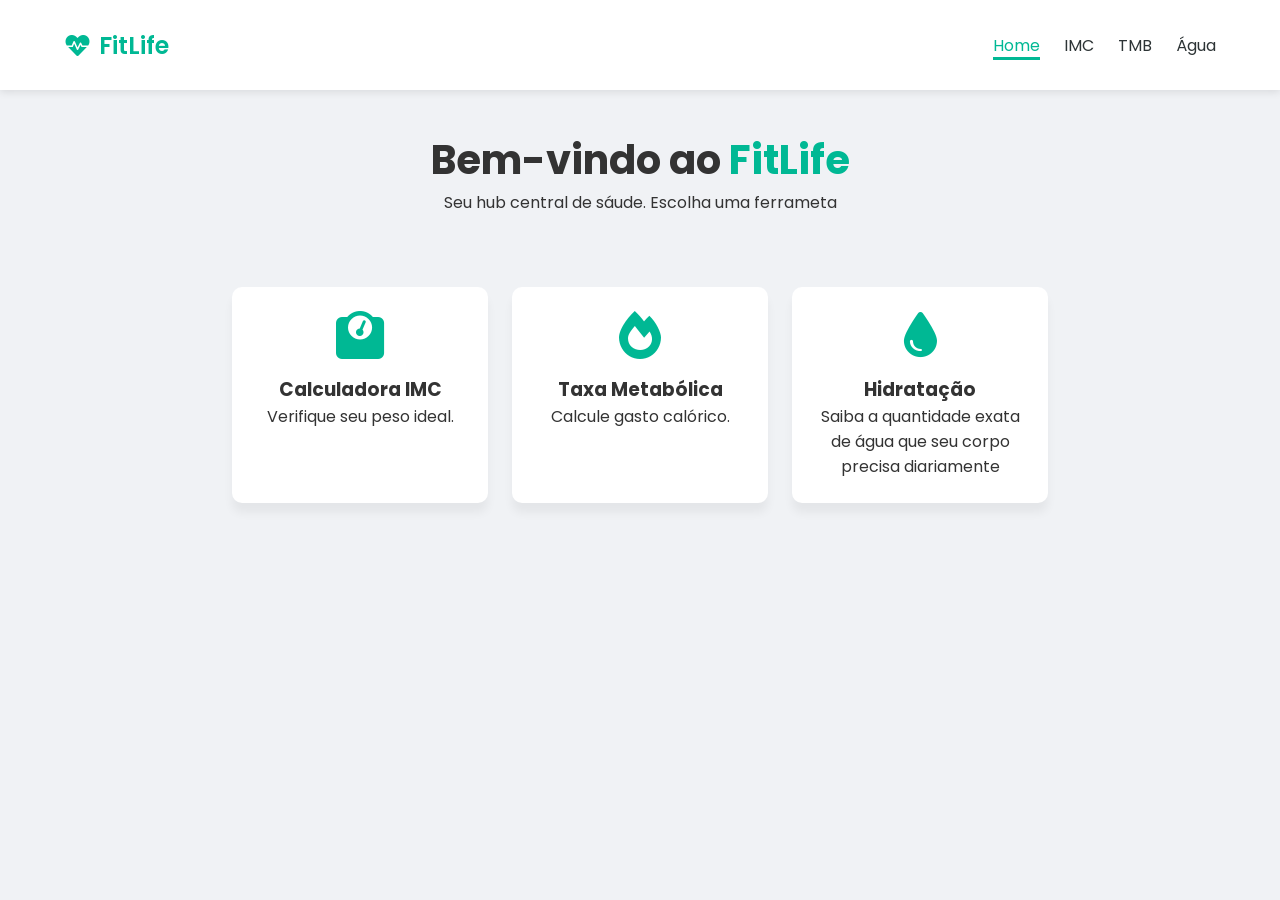
<file: index.html>
<!DOCTYPE html>
<html lang="pt-BR">
<head>
    <meta charset="UTF-8">
    <meta name="viewport" content="width=device-width, initial-scale=1.0">
    <link rel="preconnect" href="https://fonts.googleapis.com">
    <link rel="preconnect" href="https://fonts.gstatic.com" crossorigin>
    <link rel="stylesheet" href="css/styles.css">
    <link
    rel="stylesheet"
    href="https://cdnjs.cloudflare.com/ajax/libs/font-awesome/6.0.0/css/all.min.css"
    />
    <link href="https://fonts.googleapis.com/css2?family=Poppins:ital,wght@0,100;0,200;0,300;0,400;0,500;0,600;0,700;0,800;0,900;1,100;1,200;1,300;1,400;1,500;1,600;1,700;1,800;1,900&display=swap" rel="stylesheet">
    <title>Fitlife</title>
</head>
<body>  

    <nav>
        <a class="logo" href="index.html">
            <i class="fas fa-heartbeat"></i> FitLife
        </a>

        <ul class="nav-links">
            <li><a class="nav-link" id="nav-active" href="index.html">Home</a></li>
            <li><a class="nav-link" href="pages/imc.html">IMC</a></li>
            <li><a class="nav-link" href="pages/tmb.html">TMB</a></li>
            <li><a class="nav-link" href="pages/water.html">Água</a></li>
        </ul>
    </nav>

    <header class="header-container">
        <h1>Bem-vindo ao <span>FitLife</span></h1>
        <p>Seu hub central de sáude. Escolha uma ferrameta</p>
    </header>

    <main>
        <section class="cards-section">
            <a class="feature-card" href="pages/imc.html">
                <i class="fas fa-weight"></i>
                <h3>Calculadora IMC</h3>
                <p>Verifique seu peso ideal.</p>
            </a>
            <a class="feature-card" href="pages/tmb.html">
                <i class="fas fa-fire"></i>
                <h3>Taxa Metabólica</h3>
                <p>Calcule gasto calórico.</p>
            </a>
            <a class="feature-card" href="pages/water.html">
                <i class="fas fa-tint"></i>
                <h3>Hidratação</h3>
                <p>Saiba a quantidade exata de água que seu corpo precisa diariamente</p>
            </a>
        </section>
    </main>

</body>
</html>
</file>
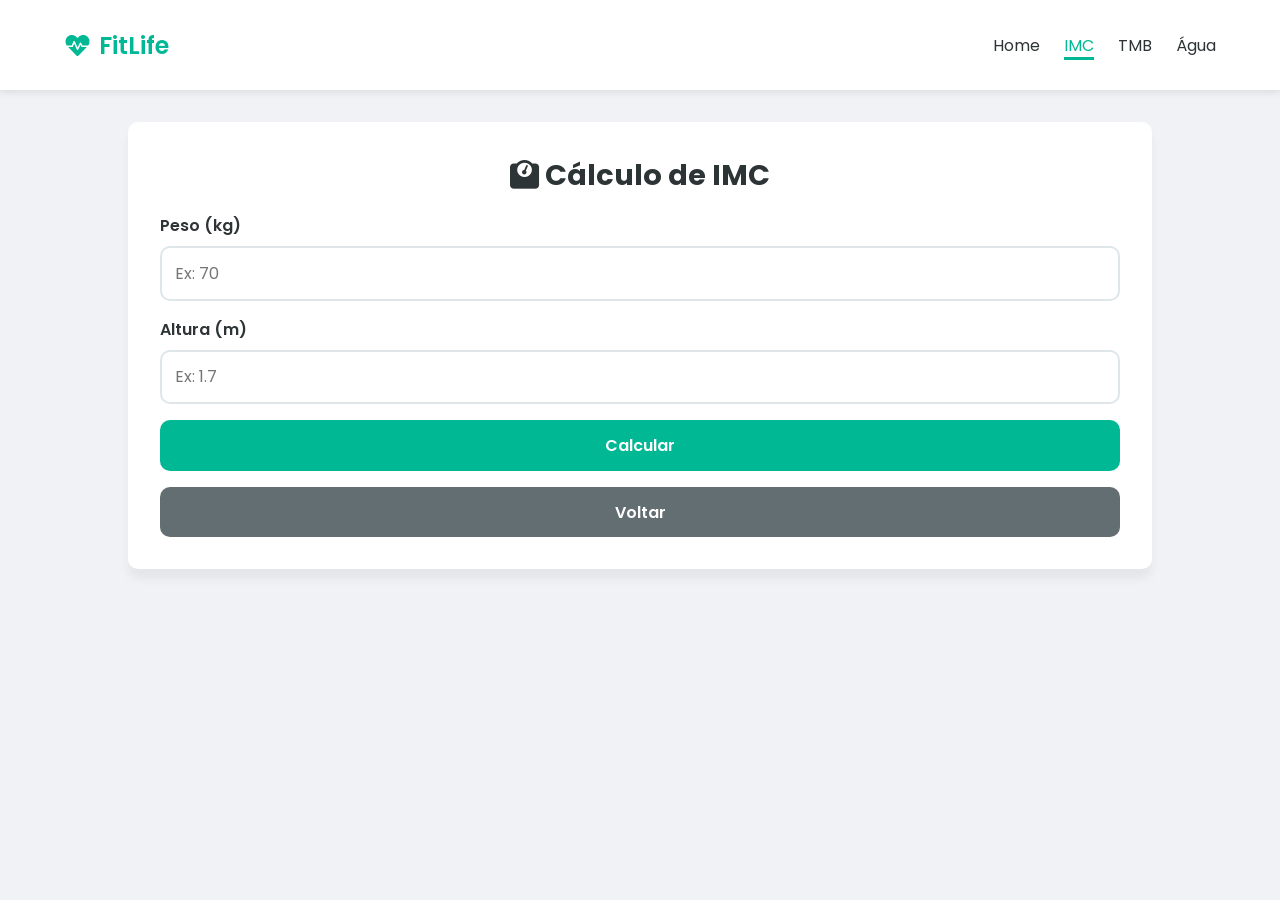
<file: pages/imc.html>
<!DOCTYPE html>
<html lang="pt-BR">
<head>
    <meta charset="UTF-8">
    <meta name="viewport" content="width=device-width, initial-scale=1.0">
    <link rel="preconnect" href="https://fonts.googleapis.com">
    <link rel="preconnect" href="https://fonts.gstatic.com" crossorigin>
    <link rel="stylesheet" href="../css/styles.css">
    <link
    rel="stylesheet"
    href="https://cdnjs.cloudflare.com/ajax/libs/font-awesome/6.0.0/css/all.min.css"
    />
    <link href="https://fonts.googleapis.com/css2?family=Poppins:ital,wght@0,100;0,200;0,300;0,400;0,500;0,600;0,700;0,800;0,900;1,100;1,200;1,300;1,400;1,500;1,600;1,700;1,800;1,900&display=swap" rel="stylesheet">
    <title>FitLife | IMC</title>
</head>
<body>

    <nav>
        <a class="logo" href="../index.html">
            <i class="fas fa-heartbeat"></i> FitLife
        </a>

        <ul class="nav-links">
            <li><a class="nav-link" href="../index.html">Home</a></li>
            <li><a class="nav-link" id="nav-active" href="imc.html">IMC</a></li>
            <li><a class="nav-link" href="tmb.html">TMB</a></li>
            <li><a class="nav-link" href="water.html">Água</a></li>
        </ul>
    </nav>

    <main>
        <section class="tool-container">

            <div class="tool-container-title">
                <h2><i class="fas fa-weight"></i> Cálculo de IMC</h2>
            </div>

            <form>
                <div class="form-group">
                    <label for="weight">Peso (kg)</label>
                    <input type="number" id="weight" placeholder="Ex: 70" required>
                </div>

                <div class="form-group">
                    <label for="height">Altura (m)</label>
                    <input type="number" id="height" placeholder="Ex: 1.7" required
                    step="any"
                    >
                </div>

                <button class="action-btn" type="submit" onclick="calculateIMC(event)">Calcular</button>
                <a class="action-btn btn-back" href="../index.html">Voltar</a>
            </form>

            <div id="result" class="result-box">
                <p>Seu IMC é:</p>
                <h2 id="imc-value">00.0</h2>
                <p id="imc-desc">Classificação</p>
            </div>

        </section>
        
    </main>
    

    <script src="../js/imc.js"></script>
</body>
</html>
</file>
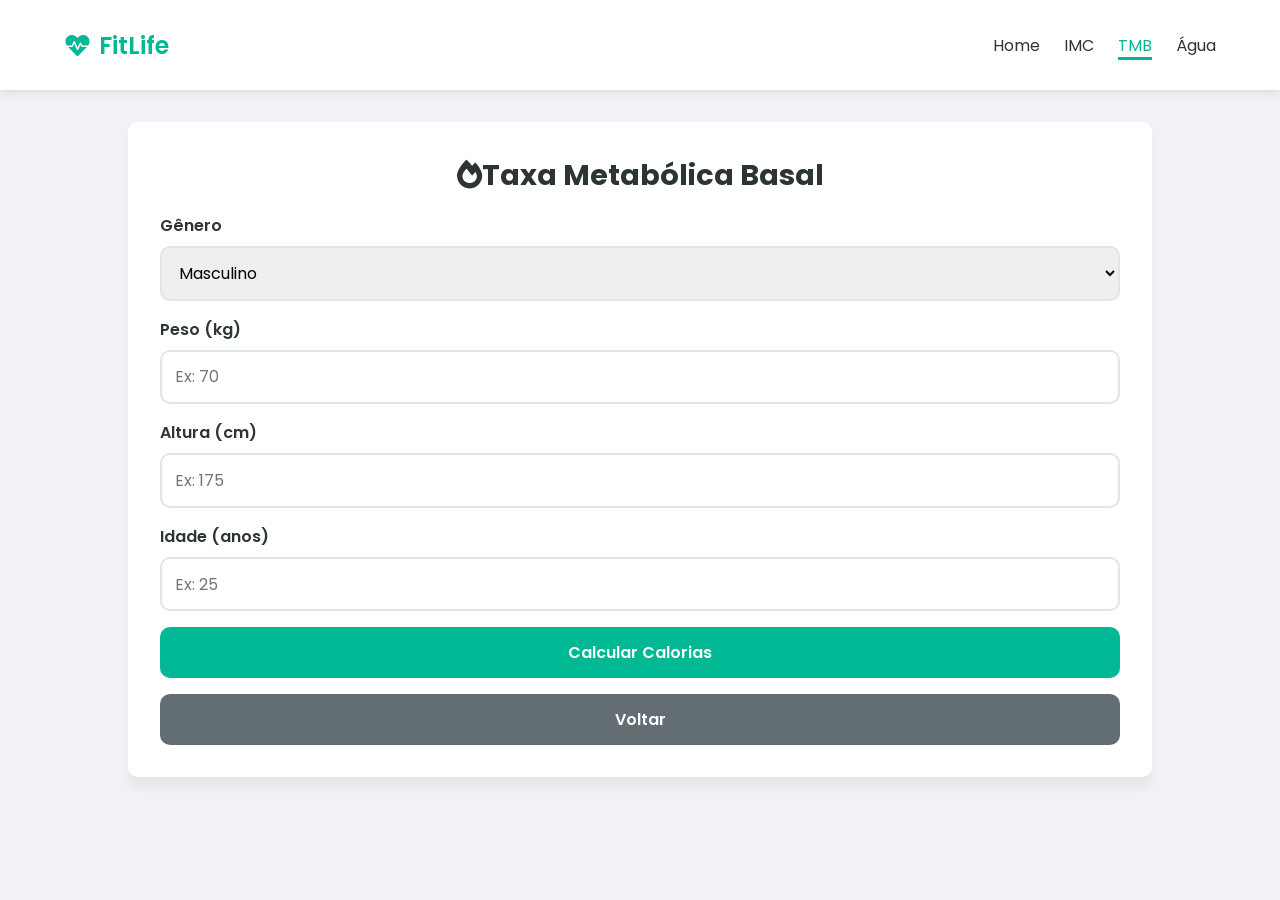
<file: pages/tmb.html>
<!DOCTYPE html>
<html lang="pt-BR">
<head>
    <meta charset="UTF-8">
    <meta name="viewport" content="width=device-width, initial-scale=1.0">
    <link rel="preconnect" href="https://fonts.googleapis.com">
    <link rel="preconnect" href="https://fonts.gstatic.com" crossorigin>
    <link rel="stylesheet" href="../css/styles.css">
    <link
    rel="stylesheet"
    href="https://cdnjs.cloudflare.com/ajax/libs/font-awesome/6.0.0/css/all.min.css"
    />
    <link href="https://fonts.googleapis.com/css2?family=Poppins:ital,wght@0,100;0,200;0,300;0,400;0,500;0,600;0,700;0,800;0,900;1,100;1,200;1,300;1,400;1,500;1,600;1,700;1,800;1,900&display=swap" rel="stylesheet">
    <title>FitLife | TMB</title>
</head>
<body>

    <nav>
        <a class="logo" href="index.html">
            <i class="fas fa-heartbeat"></i> FitLife
        </a>

        <ul class="nav-links">
            <li><a class="nav-link" href="../index.html">Home</a></li>
            <li><a class="nav-link" href="imc.html">IMC</a></li>
            <li><a class="nav-link" id="nav-active" href="tmb.html">TMB</a></li>
            <li><a class="nav-link" href="water.html">Água</a></li>
        </ul>
    </nav>
    
    <main>
        <section class="tool-container">

            <div class="tool-container-title">
                <h2><i class="fas fa-fire"></i>Taxa Metabólica Basal</h2>
            </div>

            <form>
                <div class="form-group">
                    <label for="gender">Gênero</label>
                    <select id="gender">
                        <option value="male">Masculino</option>
                        <option value="female">Feminino</option>
                    </select>
                </div>

                <div class="form-group">
                    <label for="weight">Peso (kg)</label>
                    <input type="number" id="weight" placeholder="Ex: 70">
                </div>

                <div class="form-group">
                    <label for="height">Altura (cm)</label>
                    <input type="number" id="height" placeholder="Ex: 175">
                </div>
                    
                <div class="form-group">
                    <label for="age">Idade (anos)</label>
                    <input type="number" id="age" placeholder="Ex: 25">
                </div>

                <button class="action-btn" type="submit" 
                onclick="calculateTMB(event)">Calcular Calorias</button>
                <a class="action-btn btn-back" href="../index.html">Voltar</a>

            </form>

            <div id="result" class="result-box">
                <p>Gasto calórico basal</p>
                <h2 id="tmb-value">0000</h2>
                <p>Kcal/dia</p>
            </div>

        </section>
    </main>

    <script src="../js/tmb.js"></script>

</body>
</html>
</file>
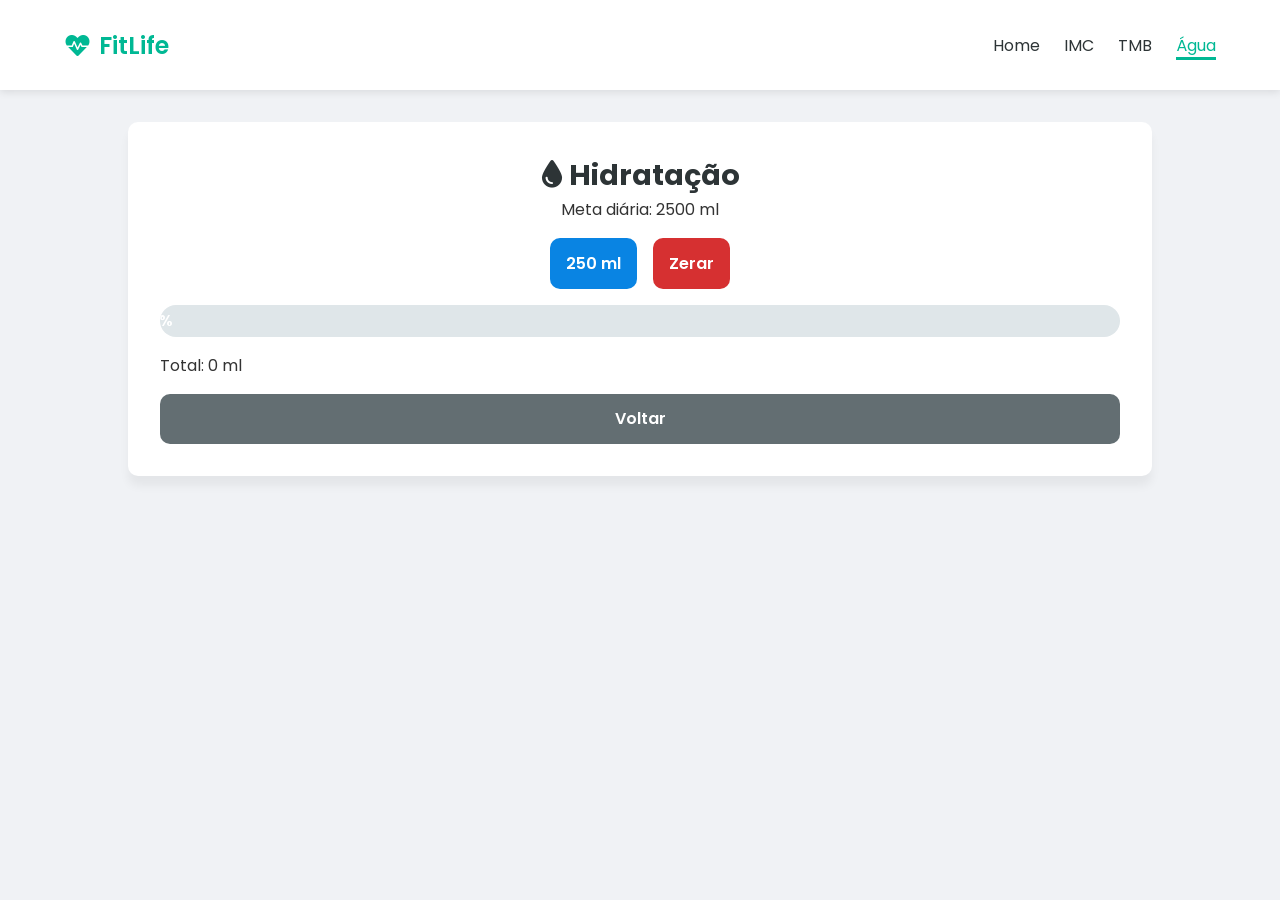
<file: pages/water.html>
<!DOCTYPE html>
<html lang="pt-BR">
<head>
    <meta charset="UTF-8">
    <meta name="viewport" content="width=device-width, initial-scale=1.0">
    <link rel="preconnect" href="https://fonts.googleapis.com">
    <link rel="preconnect" href="https://fonts.gstatic.com" crossorigin>
    <link rel="stylesheet" href="../css/styles.css">
    <link rel="stylesheet" href="../css/water.css">
    <link
    rel="stylesheet"
    href="https://cdnjs.cloudflare.com/ajax/libs/font-awesome/6.0.0/css/all.min.css"
    />
    <link href="https://fonts.googleapis.com/css2?family=Poppins:ital,wght@0,100;0,200;0,300;0,400;0,500;0,600;0,700;0,800;0,900;1,100;1,200;1,300;1,400;1,500;1,600;1,700;1,800;1,900&display=swap" rel="stylesheet">
    <title>FitLife | Água</title>
</head>
<body>

    <nav>
        <a class="logo" href="../index.html">
            <i class="fas fa-heartbeat"></i> FitLife
        </a>
        <ul class="nav-links">
            <li><a class="nav-link" href="../index.html">Home</a></li>
            <li><a class="nav-link" href="imc.html">IMC</a></li>
            <li><a class="nav-link" href="tmb.html">TMB</a></li>
            <li><a class="nav-link" id="nav-active" href="water.html">Água</a></li>
        </ul>
    </nav>
    
    <main>
        <section class="tool-container">

            <div class="tool-container-title">
                <h2><i class="fas fa-tint"></i> Hidratação</h2>
                <p>Meta diária: 2500 ml</p>
            </div>

            <div class="water-controls">
                <button class="action-btn btn-water-add" type="button" 
                onclick="addWater(250)"
                >250 ml</button>
                <button class="action-btn btn-water-reset" type="button"
                onclick="resetWater()"
                >Zerar</button>
            </div>

            <div class="progress-container">
                <div class="progress-bar" id="water-bar">0%</div>
            </div>

            <p>Total: <span id="water-total">0</span> ml</p>

            <a class="action-btn btn-back" href="../index.html">Voltar</a>
        </section>

    </main>

    <script src="../js/water.js"></script>
</body>
</html>
</file>
<file: css/styles.css>
/* css-01-variaveis-globais */
:root {
  --primary-color: #00b894;
  --primary-dark: #019477;
  --secondary-color: #2d3436;
  --background-color: #f0f2f5;
  --card-color: #ffffff;
  --text-color: #333333;
  --muted-color: #636e72;
  --danger-color: #d63031;
  --water-color: #0984e3;
  --border-color: #dfe6e9;

  --shadow-md:0 10px 10px rgba(0, 0, 0, 0.05);
}

* {
    margin: 0;
    padding: 0;
    box-sizing: border-box;
}

body {
    font-family: 'Poppins', sans-serif;
    background-color: var(--background-color);
    color: var(--text-color)
}

nav {
    display: flex;
    justify-content: space-between;
    align-items: center;

    height: 10vh;
    background-color: var(--card-color);
    padding: 0 5%;
    box-shadow: 0 2px 8px rgba(0 , 0, 0, 0.1);
}

.logo {
    /* flexbox */
    display: flex;
    align-items: center;
    gap: 0.5rem;
    font-size: 1.5rem;
    color: var(--primary-color);
    text-decoration: none;
    font-weight: 600;
}

.nav-links {
    display: flex;
    list-style: none;
    gap: 1.5rem;
}

.nav-link {
    text-decoration: none;
    color: var(--secondary-color);
    font-size: 1rem;
}

.nav-link:hover {
    color: var(--primary-color)
}

#nav-active { 
    border-bottom: 3px var(--primary-color) solid;
    color: var(--primary-color)
}

.header-container {
    text-align: center;
    padding: 2.5rem 0;
}

.header-container h1 {
    font-size: 2.5rem;
}

.header-container span {
    color: var(--primary-color)
}

main {
    width: 80vw;
    margin: 0 auto;
    padding: 2rem 0;
}

.cards-section {
    display: flex;
    justify-content: center;
    flex-wrap: wrap;
    gap: 1.5rem;
    text-align: center;
}

.feature-card {
    background-color: var(--card-color);
    color: var(--text-color);
    padding: 1.5rem;
    border-radius: 10px;
    text-align: center;
    text-decoration: none;
    box-shadow: var(--shadow-md);
    width: 16rem;
}

.feature-card:hover {
    border: 2px solid var(--primary-color);
}

.feature-card i {
    font-size: 3rem;
    color: var(--primary-color);
    margin-bottom: 1rem;
}

.tool-container {
    display: flex;
    flex-direction: column;
    gap: 1rem;

    width: 100%;
    padding: 2rem;

    background-color: var(--card-color);
    box-shadow: var(--shadow-md);
    border-radius: 10px;
}

.tool-container-title { 
    text-align: center;
}

.tool-container-title h2 {
    color: var(--secondary-color);
    font-size: 1.8rem;
}

.tool-container form {
    display: flex;
    flex-direction: column;
    gap: 1rem;
}

.form-group {
    display: flex;
    flex-direction: column;
    gap: 0.5rem;
}

.form-group label {
    font-weight: 600;
    color: var(--secondary-color);
}

.form-group input,
.form-group select {
    padding: 0.8rem;
    border: 2px solid var(--border-color);
    border-radius: 10px;
    font-size: 1rem;
    font-family: inherit;
}

.form-group input:focus,
.form-group select:focus {
    outline:none;
    border-color: var(--primary-color);
}

.action-btn {
    padding: 0.8rem 1rem;
    background-color: var(--primary-color);
    color: var(--card-color);
    border: none;
    border-radius: 10px;
    font-size: 1rem;
    font-weight: 600;
    font-family: inherit;
    cursor: pointer;
    text-decoration: none;
    text-align: center;
    transition: 0.3s;
}

.action-btn:hover {
    background-color: var(--primary-dark);
}

.btn-back {
    background-color: var(--muted-color);
}

.btn-back:hover {
    background-color: var(--secondary-color);
}

.result-box {
    display: none;
    padding: 1.25rem;
    background-color: #e8f8f5;
    border-radius: 10px;
    text-align: center;
}

.show {
    display: block;
}

@media (max-width: 480px) {
    nav {
        flex-direction:column;
        justify-content:center;
    }
}
</file>
<file: css/water.css>
.water-controls {
    display: flex;
    justify-content: center;
    align-items:center;
    flex-wrap: wrap;
    gap: 1rem;
}

.btn-water-add {
    background-color: var(--water-color);
}

.btn-water-add:hover {
    background-color: #00008B
}

.btn-water-reset { 
    background-color: var(--danger-color)
}

.btn-water-reset:hover {
    background-color: #b71c1c
}

.progress-container {
    width: 100%;
    height: 2rem;
    background-color: var(--border-color);
    border-radius: 2rem;
    overflow: hidden;
}

.progress-bar {
    display: flex;
    justify-content:center;
    align-items:center;

    width: 0%;
    height: 100%;
    background-color: var(--water-color);
    color: var(--card-color);
    font-weight: 600;
}
</file>
